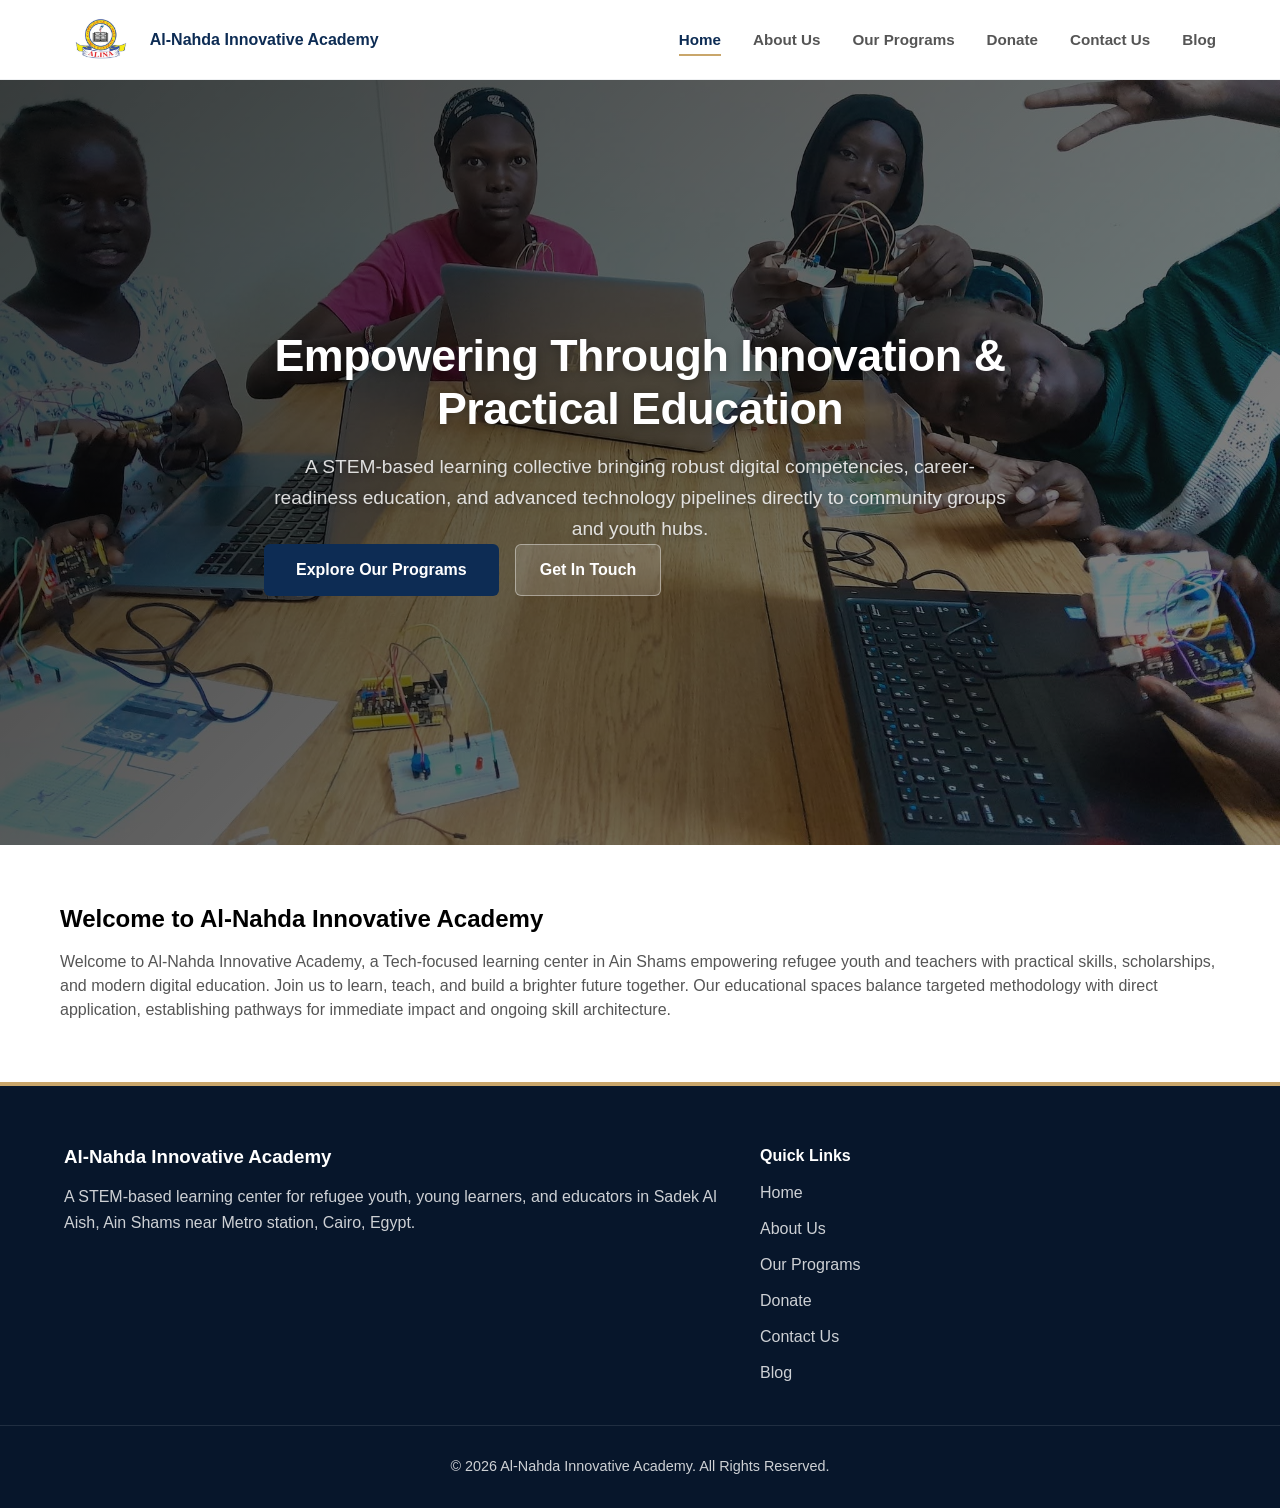
<file: index.html>
<!DOCTYPE html>
<html lang="en">
<head>
    <meta charset="UTF-8">
    <meta name="viewport" content="width=device-width, initial-scale=1.0">
    <title>Home | Al-Nahda Innovative Academy</title>
    <link rel="stylesheet" href="assets/css/styles.css">
    <style>
        /* --- Logo Styling --- */
        .logo-cluster a {
            display: flex;
            align-items: center;
            gap: 12px;
            text-decoration: none;
            font-weight: 700;
            color: var(--primary-deep-blue, #0d2c54);
        }
        .site-logo {
            height: 45px;
            width: auto;
            object-fit: contain;
        }

        /* --- Hero Slider Framework --- */
        .ui-hero-panel {
            position: relative;
            overflow: hidden;
            background: #000;
            min-height: 85vh;
            display: flex;
            align-items: center;
            color: #ffffff;
        }

        /* Slider Wrapper */
        .hero-slider-wrapper {
            position: absolute;
            top: 0;
            left: 0;
            width: 100%;
            height: 100%;
            z-index: 1;
        }

        /* Individual Slides */
        .hero-slide {
            position: absolute;
            top: 0;
            left: 0;
            width: 100%;
            height: 100%;
            background-size: cover;
            background-position: center;
            background-repeat: no-repeat;
            opacity: 0;
            transition: opacity 1.2s ease-in-out; /* Smooth cross-fade transition */
        }

        .hero-slide.active {
            opacity: 1;
        }

        /* Dark High-Contrast Overlay to guarantee readability of white text */
        .hero-slider-wrapper::after {
            content: '';
            position: absolute;
            top: 0;
            left: 0;
            width: 100%;
            height: 100%;
            background: linear-gradient(135deg, rgba(0, 0, 0, 0.75) 0%, rgba(0, 0, 0, 0.4) 100%);
            z-index: 2;
        }

        /* Push hero content above the slider background layers */
        .ui-hero-panel .container {
            position: relative;
            z-index: 3;
            max-width: 800px;
        }

        .hero-headline {
            color: #ffffff !important;
            font-size: 3rem;
            font-weight: 800;
            margin-bottom: 20px;
            text-shadow: 0 2px 10px rgba(0,0,0,0.3);
        }

        .hero-subtext {
            color: #f0f0f0 !important;
            font-size: 1.25rem;
            line-height: 1.6;
            margin-bottom: 35px;
            text-shadow: 0 2px 8px rgba(0,0,0,0.4);
        }
    </style>
</head>
<body>

    <header class="site-header" id="siteHeader">
        <div class="container navbar">
            <div class="logo-cluster">
                <a href="index.html">
                    <img src="assets/images/logo.png" alt="Al-Nahda Academy Logo" class="site-logo">
                    <span>Al-Nahda Innovative Academy</span>
                </a>
            </div>
            <nav>
                <ul class="nav-menu" id="navMenu">
                    <li><a href="index.html" class="nav-link active-page">Home</a></li>
                    <li><a href="about.html" class="nav-link">About Us</a></li>
                    <li><a href="programs.html" class="nav-link">Our Programs</a></li>
                    <li><a href="donate.html" class="nav-link">Donate</a></li>
                    <li><a href="contact.html" class="nav-link">Contact Us</a></li>
                    <li><a href="blog.html" class="nav-link">Blog</a></li>
                </ul>
            </nav>
            <div class="menu-drawer-toggle" onclick="toggleMenu()">
                <span></span><span></span><span></span>
            </div>
        </div>
    </header>

    <main>
        <!-- Hero Section with expanded 10-Photo Background Slider -->
        <section class="ui-hero-panel">
            <div class="hero-slider-wrapper">
                <div class="hero-slide active" style="background-image: url('assets/images/hero-slide-1.jpg');"></div>
                <div class="hero-slide" style="background-image: url('assets/images/hero-slide-2.jpg');"></div>
                <div class="hero-slide" style="background-image: url('assets/images/hero-slide-3.jpg');"></div>
                <div class="hero-slide" style="background-image: url('assets/images/hero-slide-4.jpg');"></div>
                <div class="hero-slide" style="background-image: url('assets/images/hero-slide-5.jpg');"></div>
                <div class="hero-slide" style="background-image: url('assets/images/hero-slide-6.jpg');"></div>
                <div class="hero-slide" style="background-image: url('assets/images/hero-slide-7.jpg');"></div>
                <div class="hero-slide" style="background-image: url('assets/images/hero-slide-8.jpg');"></div>
                <div class="hero-slide" style="background-image: url('assets/images/hero-slide-9.jpg');"></div>
                <div class="hero-slide" style="background-image: url('assets/images/hero-slide-10.jpg');"></div>
            </div>

            <div class="container">
                <h1 class="hero-headline">Empowering Through Innovation & Practical Education</h1>
                <p class="hero-subtext">A STEM-based learning collective bringing robust digital competencies, career-readiness education, and advanced technology pipelines directly to community groups and youth hubs.</p>
                <div style="display: flex; gap: 16px; flex-wrap: wrap;">
                    <a href="programs.html" class="action-btn action-btn-primary">Explore Our Programs</a>
                    <a href="contact.html" class="action-btn" style="background: rgba(255,255,255,0.15); color: #fff; border: 1px solid rgba(255,255,255,0.4); text-decoration: none; padding: 12px 24px; border-radius: 6px; font-weight: 600; transition: 0.3s;">Get In Touch</a>
                </div>
            </div>
        </section>

        <section class="container" style="padding: 60px 20px;">
            <h2>Welcome to Al-Nahda Innovative Academy</h2>
            <p>Welcome to Al‑Nahda Innovative Academy, a Tech‑focused learning center in Ain Shams empowering refugee youth and teachers with practical skills, scholarships, and modern digital education.
Join us to learn, teach, and build a brighter future together. Our educational spaces balance targeted methodology with direct application, establishing pathways for immediate impact and ongoing skill architecture.</p>
        </section>
    </main>

    <footer class="site-footer">
        <div class="container footer-matrix">
            <div class="footer-brand">
                <h3>Al-Nahda Innovative Academy</h3>
                <p>A STEM-based learning center for refugee youth, young learners, and educators in Sadek Al Aish, Ain Shams near Metro station, Cairo, Egypt.</p>
            </div>
            <div class="footer-nav">
                <h4>Quick Links</h4>
                <ul class="footer-nav-list">
                    <li><a href="index.html">Home</a></li>
                    <li><a href="about.html">About Us</a></li>
                    <li><a href="programs.html">Our Programs</a></li>
                    <li><a href="donate.html">Donate</a></li>
                    <li><a href="contact.html">Contact Us</a></li>
                    <li><a href="blog.html">Blog</a></li>
                </ul>
            </div>
        </div>
        <div class="footer-meta-bottom"><p>&copy; 2026 Al-Nahda Innovative Academy. All Rights Reserved.</p></div>
    </footer>

    <script>
        function toggleMenu() { document.getElementById('navMenu').classList.toggle('active'); }
        
        window.addEventListener('scroll', function() {
            const header = document.getElementById('siteHeader');
            if (window.scrollY > 20) { header.classList.add('scrolled'); } 
            else { header.classList.remove('scrolled'); }
        });

        // Dynamic 10-Image Cross-Fade Slideshow Engine
        const slides = document.querySelectorAll('.hero-slide');
        let currentSlideIndex = 0;
        const slideIntervalTime = 5000; // Rotates every 5 seconds

        function advanceHeroSlider() {
            slides[currentSlideIndex].classList.remove('active');
            currentSlideIndex = (currentSlideIndex + 1) % slides.length; // Dynamically wraps at 10 items
            slides[currentSlideIndex].classList.add('active');
        }

        setInterval(advanceHeroSlider, slideIntervalTime);
    </script>
</body>
</html>
</file>
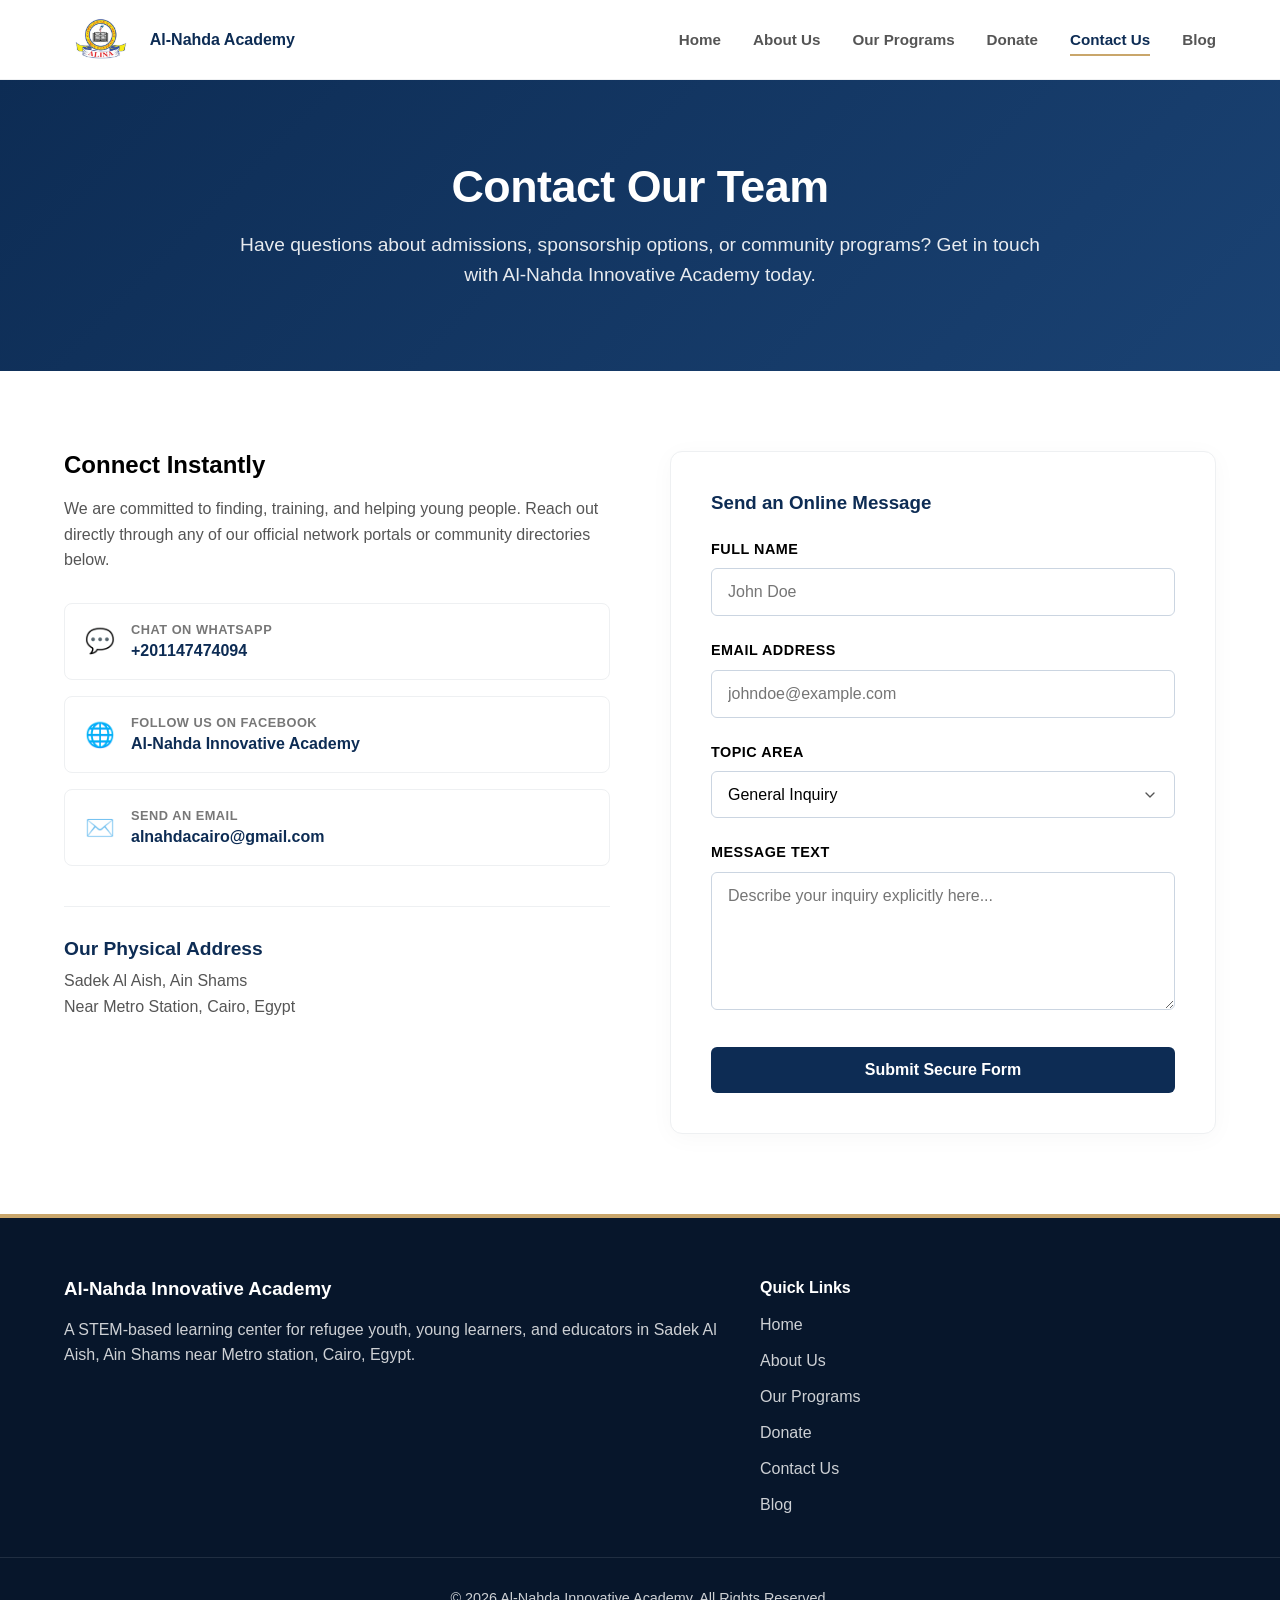
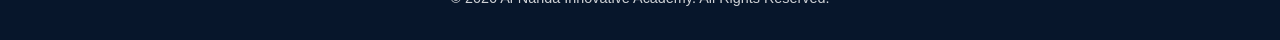
<file: contact.html>
<!DOCTYPE html>
<html lang="en">
<head>
    <meta charset="UTF-8">
    <meta name="viewport" content="width=device-width, initial-scale=1.0">
    <title>Contact Us | Al-Nahda Innovative Academy</title>
    <link rel="stylesheet" href="assets/css/styles.css">
    <style>
        /* --- Inline Logo Alignment Fix --- */
        .logo-cluster a {
            display: flex;
            align-items: center;
            gap: 12px;
            text-decoration: none;
            font-weight: 700;
            color: var(--primary-deep-blue, #0d2c54);
        }
        .site-logo {
            height: 45px;
            width: auto;
            object-fit: contain;
        }

        /* --- Social & Direct Communication Grid Elements --- */
        .communication-channels {
            margin-top: 30px;
            display: flex;
            flex-direction: column;
            gap: 16px;
        }
        .channel-link-card {
            display: flex;
            align-items: center;
            gap: 16px;
            padding: 16px 20px;
            background: var(--white, #ffffff);
            border: 1px solid var(--border-light, #eef0f2);
            border-radius: 8px;
            font-weight: 600;
            color: var(--primary-deep-blue, #0d2c54);
            transition: all var(--transition-fast, 0.2s ease);
        }
        .channel-link-card:hover {
            border-color: var(--secondary-gold, #c9a66b);
            background-color: var(--bg-light-gray, #f8f9fa);
            transform: translateX(4px);
        }
        .channel-icon {
            font-size: 1.5rem;
        }
    </style>
</head>
<body>

    <header class="site-header" id="siteHeader">
        <div class="container navbar">
            <div class="logo-cluster">
                <a href="index.html">
                    <img src="assets/images/logo.png" alt="Al-Nahda Academy Logo" class="site-logo">
                    <span>Al-Nahda Academy</span>
                </a>
            </div>
            <nav>
                <ul class="nav-menu" id="navMenu">
                    <li><a href="index.html" class="nav-link">Home</a></li>
                    <li><a href="about.html" class="nav-link">About Us</a></li>
                    <li><a href="programs.html" class="nav-link">Our Programs</a></li>
                    <li><a href="donate.html" class="nav-link">Donate</a></li>
                    <li><a href="contact.html" class="nav-link active-page">Contact Us</a></li>
                    <li><a href="blog.html" class="nav-link">Blog</a></li>
                </ul>
            </nav>
            <div class="menu-drawer-toggle" onclick="toggleMenu()">
                <span></span><span></span><span></span>
            </div>
        </div>
    </header>

    <main>
        <section class="ui-hero-panel">
            <div class="container">
                <h1>Contact Our Team</h1>
                <p>Have questions about admissions, sponsorship options, or community programs? Get in touch with Al-Nahda Innovative Academy today.</p>
            </div>
        </section>

        <section class="container layout-grid-2">
            
            <div class="info-presentation-column">
                <h2>Connect Instantly</h2>
                <p style="margin-bottom: 24px; line-height: 1.6; color: var(--text-dark-gray, #555555);">We are committed to finding, training, and helping young people. Reach out directly through any of our official network portals or community directories below.</p>
                
                <div class="communication-channels">
                    <a href="+201147474094" target="_blank" rel="noopener noreferrer" class="channel-link-card">
                        <span class="channel-icon">💬</span>
                        <div>
                            <div style="font-size: 0.8rem; text-transform: uppercase; color: #777777; letter-spacing: 0.5px;">Chat on WhatsApp</div>
                            <span>+201147474094</span>
                        </div>
                    </a>

                    <a href="https://www.facebook.com/profile.php?id=100092518419756" target="_blank" rel="noopener noreferrer" class="channel-link-card">
                        <span class="channel-icon">🌐</span>
                        <div>
                            <div style="font-size: 0.8rem; text-transform: uppercase; color: #777777; letter-spacing: 0.5px;">Follow us on Facebook</div>
                            <span>Al-Nahda Innovative Academy</span>
                        </div>
                    </a>

                    <a href="mailto:your-real-alnahdacairo@gmail.com" class="channel-link-card">
                        <span class="channel-icon">✉️</span>
                        <div>
                            <div style="font-size: 0.8rem; text-transform: uppercase; color: #777777; letter-spacing: 0.5px;">Send an Email</div>
                            <span>alnahdacairo@gmail.com</span>
                        </div>
                    </a>
                </div>

                <div style="margin-top: 40px; border-top: 1px solid var(--border-light, #eef0f2); padding-top: 30px;">
                    <h3 style="color: var(--primary-deep-blue, #0d2c54); font-size: 1.2rem; margin-bottom: 8px;">Our Physical Address</h3>
                    <p style="line-height: 1.6; color: var(--text-dark-gray, #555555);">Sadek Al Aish, Ain Shams<br>Near Metro Station, Cairo, Egypt</p>
                </div>
            </div>

            <div class="ui-form-node">
                <h3 style="margin-bottom: 24px; color: var(--primary-deep-blue, #0d2c54);">Send an Online Message</h3>
                
                <form name="contact" method="POST" data-netlify="true" data-netlify-honeypot="bot-field">
                    <input type="hidden" name="form-name" value="contact" />
                    <p style="display:none;">
                        <label>Don't fill this out if you're human: <input name="bot-field" /></label>
                    </p>

                    <div class="ui-field-group">
                        <label for="userName">Full Name</label>
                        <input type="text" id="userName" name="name" required class="ui-input-element" placeholder="John Doe">
                    </div>

                    <div class="ui-field-group">
                        <label for="userEmail">Email Address</label>
                        <input type="email" id="userEmail" name="email" required class="ui-input-element" placeholder="johndoe@example.com">
                    </div>

                    <div class="ui-field-group">
                        <label for="messageSubject">Topic Area</label>
                        <select id="messageSubject" name="subject" class="ui-input-element">
                            <option value="General Inquiry">General Inquiry</option>
                            <option value="Digital Literacy Program">Digital Literacy Program</option>
                            <option value="English Literacy">English Literacy</option>
                            <option value="Scholarship Inquiries">Scholarship Inquiries</option>
                            <option value="Teachers Training">Teachers Training</option>
                            <option value="Volunteering">Volunteering</option>
                            <option value="Donations">Donations</option>
                            <option value="Partnerships">Partnerships</option>
                        </select>
                    </div>

                    <div class="ui-field-group" style="margin-bottom: 30px;">
                        <label for="userMessage">Message Text</label>
                        <textarea id="userMessage" name="message" required class="ui-input-element" rows="6" placeholder="Describe your inquiry explicitly here..." style="resize: vertical; font-family: inherit;"></textarea>
                    </div>

                    <button type="submit" class="action-btn action-btn-primary" style="width: 100%;">
                        Submit Secure Form
                    </button>
                </form>
            </div>

        </section>
    </main>

    <footer class="site-footer">
        <div class="container footer-matrix">
            <div class="footer-brand">
                <h3>Al-Nahda Innovative Academy</h3>
                <p>A STEM-based learning center for refugee youth, young learners, and educators in Sadek Al Aish, Ain Shams near Metro station, Cairo, Egypt.</p>
            </div>
            <div class="footer-nav">
                <h4>Quick Links</h4>
                <ul class="footer-nav-list">
                    <li><a href="index.html">Home</a></li>
                    <li><a href="about.html">About Us</a></li>
                    <li><a href="programs.html">Our Programs</a></li>
                    <li><a href="donate.html">Donate</a></li>
                    <li><a href="contact.html">Contact Us</a></li>
                    <li><a href="blog.html">Blog</a></li>
                </ul>
            </div>
        </div>
        <div class="footer-meta-bottom"><p>&copy; 2026 Al-Nahda Innovative Academy. All Rights Reserved.</p></div>
    </footer>

    <script>
        function toggleMenu() { 
            document.getElementById('navMenu').classList.toggle('active'); 
        }

        window.addEventListener('scroll', function() {
            const header = document.getElementById('siteHeader');
            if (window.scrollY > 20) { header.classList.add('scrolled'); } 
            else { header.classList.remove('scrolled'); }
        });
    </script>
</body>
</html>
</file>
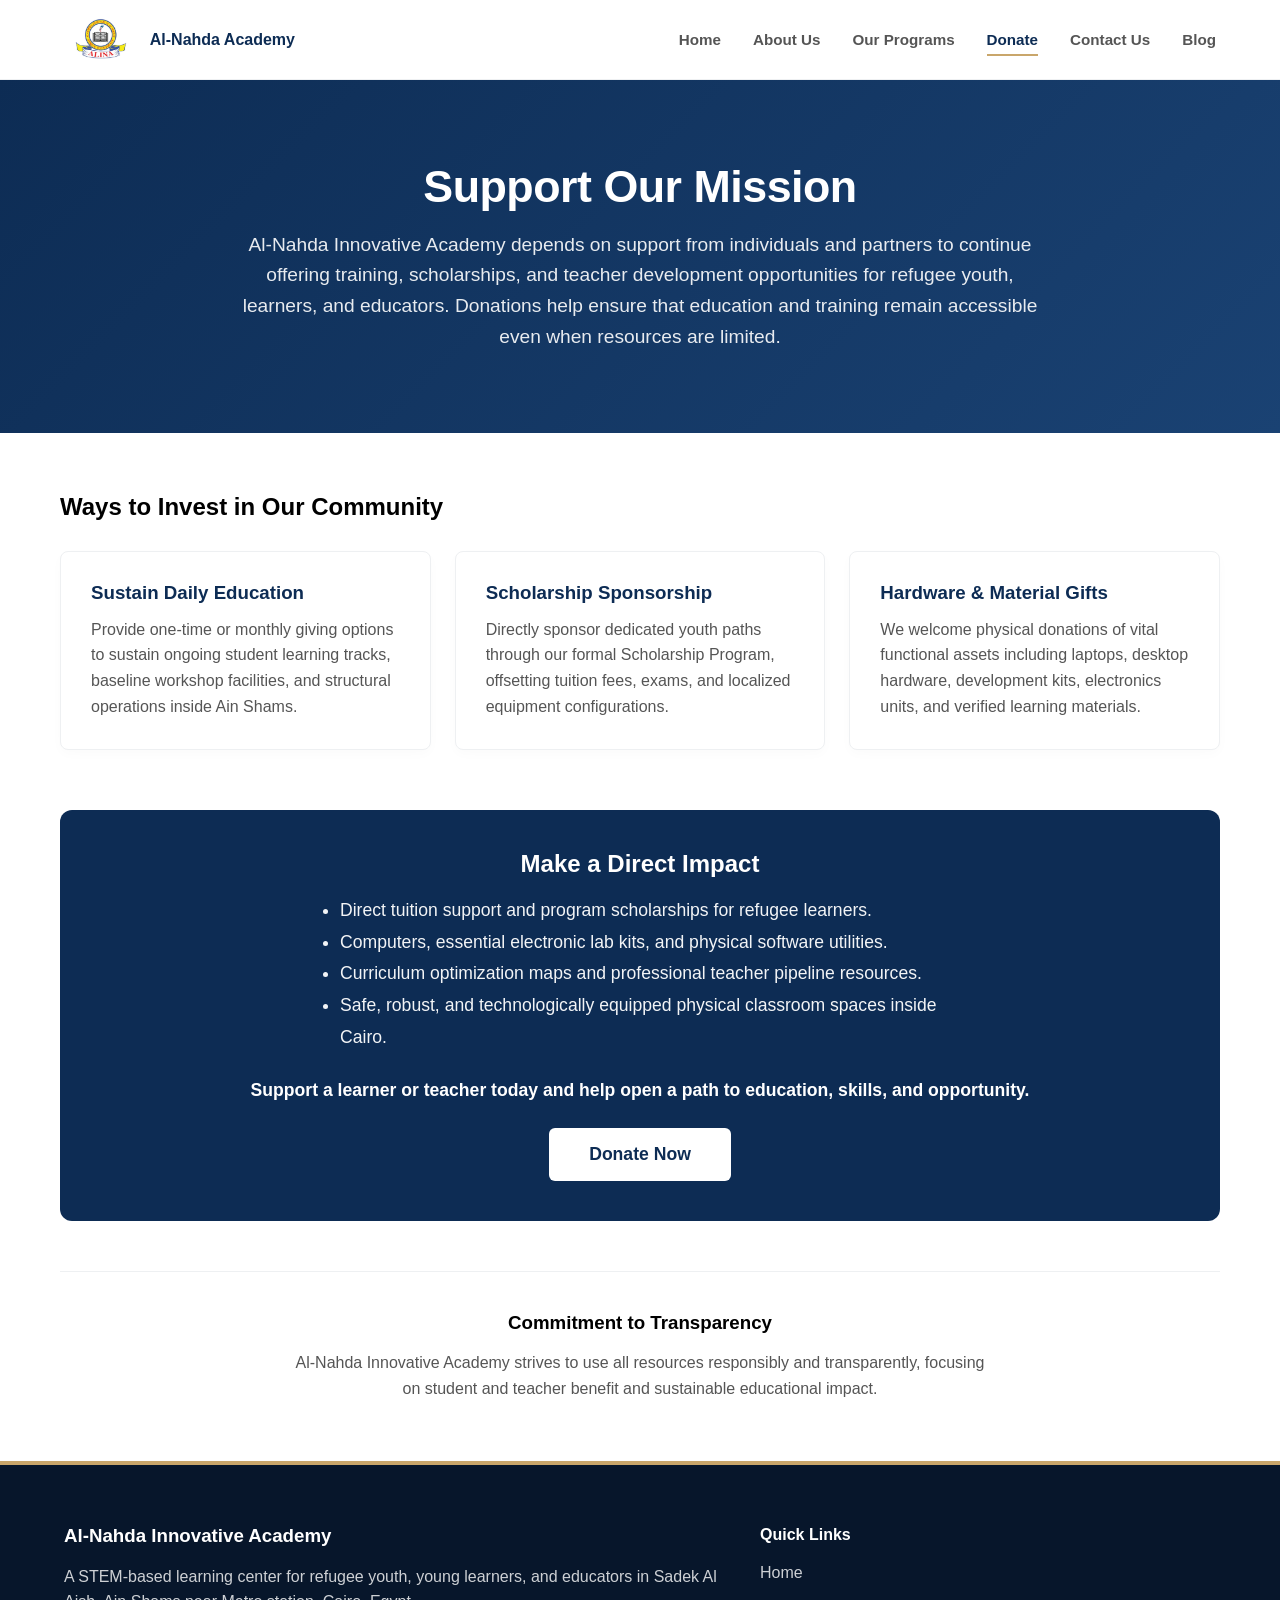
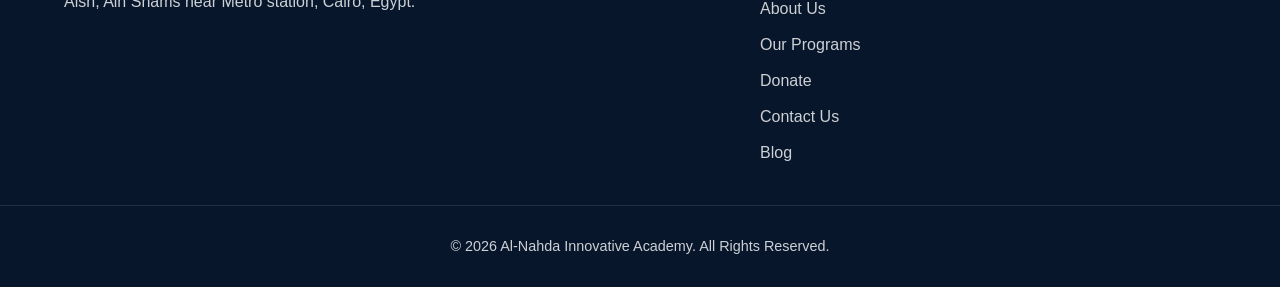
<file: donate.html>
<!DOCTYPE html>
<html lang="en">
<head>
    <meta charset="UTF-8">
    <meta name="viewport" content="width=device-width, initial-scale=1.0">
    <title>Donate | Al-Nahda Innovative Academy</title>
    <link rel="stylesheet" href="assets/css/styles.css">
    <style>
        /* --- Logo Styling --- */
        .logo-cluster a {
            display: flex;
            align-items: center;
            gap: 12px;
            text-decoration: none;
            font-weight: 700;
            color: var(--primary-deep-blue, #0d2c54);
        }
        .site-logo {
            height: 45px;
            width: auto;
            object-fit: contain;
        }

        .grid-cards {
            display: grid;
            grid-template-columns: repeat(auto-fit, minmax(280px, 1fr));
            gap: 24px;
            margin-top: 30px;
        }
        .support-card {
            background: #ffffff;
            border: 1px solid #eef0f2;
            padding: 30px;
            border-radius: 8px;
            box-shadow: 0 4px 12px rgba(0,0,0,0.02);
        }
        .support-card h3 {
            color: var(--primary-deep-blue, #0d2c54);
            margin-bottom: 12px;
        }
    </style>
</head>
<body>

    <header class="site-header" id="siteHeader">
        <div class="container navbar">
            <div class="logo-cluster">
                <a href="index.html">
                    <img src="assets/images/logo.png" alt="Al-Nahda Academy Logo" class="site-logo">
                    <span>Al-Nahda Academy</span>
                </a>
            </div>
            <nav>
                <ul class="nav-menu" id="navMenu">
                    <li><a href="index.html" class="nav-link">Home</a></li>
                    <li><a href="about.html" class="nav-link">About Us</a></li>
                    <li><a href="programs.html" class="nav-link">Our Programs</a></li>
                    <li><a href="donate.html" class="nav-link active-page">Donate</a></li>
                    <li><a href="contact.html" class="nav-link">Contact Us</a></li>
                    <li><a href="blog.html" class="nav-link">Blog</a></li>
                </ul>
            </nav>
            <div class="menu-drawer-toggle" onclick="toggleMenu()">
                <span></span><span></span><span></span>
            </div>
        </div>
    </header>

    <main>
        <section class="ui-hero-panel">
            <div class="container">
                <h1>Support Our Mission</h1>
                <p>Al-Nahda Innovative Academy depends on support from individuals and partners to continue offering training, scholarships, and teacher development opportunities for refugee youth, learners, and educators. Donations help ensure that education and training remain accessible even when resources are limited.</p>
            </div>
        </section>

        <section class="container" style="padding: 60px 20px;">
            <h2>Ways to Invest in Our Community</h2>
            <div class="grid-cards">
                <div class="support-card">
                    <h3>Sustain Daily Education</h3>
                    <p style="color: var(--text-dark-gray, #555555); line-height: 1.6;">Provide one-time or monthly giving options to sustain ongoing student learning tracks, baseline workshop facilities, and structural operations inside Ain Shams.</p>
                </div>
                <div class="support-card">
                    <h3>Scholarship Sponsorship</h3>
                    <p style="color: var(--text-dark-gray, #555555); line-height: 1.6;">Directly sponsor dedicated youth paths through our formal Scholarship Program, offsetting tuition fees, exams, and localized equipment configurations.</p>
                </div>
                <div class="support-card">
                    <h3>Hardware & Material Gifts</h3>
                    <p style="color: var(--text-dark-gray, #555555); line-height: 1.6;">We welcome physical donations of vital functional assets including laptops, desktop hardware, development kits, electronics units, and verified learning materials.</p>
                </div>
            </div>

            <div style="margin-top: 60px; background: #0d2c54; color: #ffffff; padding: 40px; border-radius: 12px; text-align: center;">
                <h2 style="color: #ffffff; margin-bottom: 16px;">Make a Direct Impact</h2>
                <ul style="line-height: 1.8; margin: 0 auto 24px; max-width: 600px; text-align: left; font-size: 1.1rem; opacity: 0.95;">
                    <li>Direct tuition support and program scholarships for refugee learners.</li>
                    <li>Computers, essential electronic lab kits, and physical software utilities.</li>
                    <li>Curriculum optimization maps and professional teacher pipeline resources.</li>
                    <li>Safe, robust, and technologically equipped physical classroom spaces inside Cairo.</li>
                </ul>
                <p style="margin-bottom: 24px; font-weight: 700; font-size: 1.1rem;">Support a learner or teacher today and help open a path to education, skills, and opportunity.</p>
                
                <button class="action-btn" id="openDonateModal" style="background: #ffffff; color: #0d2c54; padding: 16px 40px; border-radius: 6px; font-weight: bold; font-size: 1.1rem; border: none; cursor: pointer;">
                    Donate Now
                </button>
            </div>

            <div style="margin-top: 50px; text-align: center; border-top: 1px solid #eef0f2; padding-top: 40px;">
                <h3>Commitment to Transparency</h3>
                <p style="max-width: 700px; margin: 0 auto; color: var(--text-dark-gray, #555555); line-height: 1.6;">Al-Nahda Innovative Academy strives to use all resources responsibly and transparently, focusing on student and teacher benefit and sustainable educational impact.</p>
            </div>
        </section>
    </main>

    <div class="modal-overlay" id="donateModalOverlay">
        <div class="modal-card">
            <button class="modal-close-btn" id="closeDonateModal">&times;</button>
            
            <div id="modalStepChoice">
                <h3 class="modal-title">Select Payment Method</h3>
                <p class="modal-subtitle">Choose how you would like to complete your donation.</p>
                
                <div class="method-grid">
                    <button class="method-option-card" id="selectCardOption">
                        <span class="method-icon">💳</span>
                        <strong>M-Pesa / Visa Card</strong>
                        <span style="font-size: 0.85rem; color: #555555; margin-top: 4px;">Pay securely via Card Gateway</span>
                    </button>
                    
                    <a href="https://www.gofundme.com/f/tech-education-for-refugee-kids-in-egypt" target="_blank" rel="noopener noreferrer" class="method-option-card" style="text-decoration: none; color: inherit;">
                        <span class="method-icon">🌱</span>
                        <strong>GoFundMe Page</strong>
                        <span style="font-size: 0.85rem; color: #555555; margin-top: 4px;">Tech Education for Refugee Kids</span>
                    </a>
                </div>
            </div>

            <div id="modalStepCardForm" style="display: none;">
                <h3 class="modal-title">Credit / Debit Card Payment</h3>
                <p class="modal-subtitle">Enter your details safely. Your transaction is securely encrypted.</p>
                
                <form id="visaPaymentForm">
                    <div class="form-row-split">
                        <div class="ui-field-group" style="flex: 2;">
                            <label for="cardholderName">Cardholder Name</label>
                            <input type="text" id="cardholderName" required class="ui-input-element" placeholder="John Doe">
                        </div>
                        <div class="ui-field-group" style="flex: 1;">
                            <label for="donateAmount">Amount (USD)</label>
                            <input type="number" id="donateAmount" required class="ui-input-element" placeholder="25" min="5">
                        </div>
                    </div>
                    
                    <div class="ui-field-group">
                        <label for="cardNumber">Card Number</label>
                        <input type="text" id="cardNumber" required class="ui-input-element" placeholder="•••• •••• •••• ••••" maxlength="19">
                    </div>
                    
                    <div class="form-row-split">
                        <div class="ui-field-group">
                            <label for="cardExpiry">Expiration Date</label>
                            <input type="text" id="cardExpiry" required class="ui-input-element" placeholder="MM/YY" maxlength="5">
                        </div>
                        <div class="ui-field-group">
                            <label for="cardCvc">CVC</label>
                            <input type="password" id="cardCvc" required class="ui-input-element" placeholder="•••" maxlength="4">
                        </div>
                    </div>
                    
                    <div style="display: flex; gap: 12px; margin-top: 10px;">
                        <button type="button" class="action-btn" id="backToMethods" style="background: #e2e8f0; color: #0f172a; flex: 1;">Back</button>
                        <button type="submit" class="action-btn action-btn-primary" style="flex: 2;">Submit Payment</button>
                    </div>
                </form>
            </div>
        </div>
    </div>

    <footer class="site-footer">
        <div class="container footer-matrix">
            <div class="footer-brand">
                <h3>Al-Nahda Innovative Academy</h3>
                <p>A STEM-based learning center for refugee youth, young learners, and educators in Sadek Al Aish, Ain Shams near Metro station, Cairo, Egypt.</p>
            </div>
            <div class="footer-nav">
                <h4>Quick Links</h4>
                <ul class="footer-nav-list">
                    <li><a href="index.html">Home</a></li>
                    <li><a href="about.html">About Us</a></li>
                    <li><a href="programs.html">Our Programs</a></li>
                    <li><a href="donate.html">Donate</a></li>
                    <li><a href="contact.html">Contact Us</a></li>
                    <li><a href="blog.html">Blog</a></li>
                </ul>
            </div>
        </div>
        <div class="footer-meta-bottom"><p>&copy; 2026 Al-Nahda Innovative Academy. All Rights Reserved.</p></div>
    </footer>

    <script>
        // Responsive Navigation Menu Mechanics
        function toggleMenu() { 
            document.getElementById('navMenu').classList.toggle('active'); 
        }
        
        window.addEventListener('scroll', function() {
            const header = document.getElementById('siteHeader');
            if (window.scrollY > 20) { header.classList.add('scrolled'); } 
            else { header.classList.remove('scrolled'); }
        });

        // Dynamic Payment Dialog Elements
        const overlay = document.getElementById('donateModalOverlay');
        const btnOpen = document.getElementById('openDonateModal');
        const btnClose = document.getElementById('closeDonateModal');
        const btnSelectCard = document.getElementById('selectCardOption');
        const btnBack = document.getElementById('backToMethods');
        
        const viewMethods = document.getElementById('modalStepChoice');
        const viewCardForm = document.getElementById('modalStepCardForm');
        const paymentForm = document.getElementById('visaPaymentForm');

        // Modal Presentation Triggers
        btnOpen.addEventListener('click', () => {
            overlay.classList.add('is-visible');
        });

        const closeModal = () => {
            overlay.classList.remove('is-visible');
            setTimeout(() => {
                viewMethods.style.display = 'block';
                viewCardForm.style.display = 'none';
                paymentForm.reset();
            }, 300);
        };

        btnClose.addEventListener('click', closeModal);
        overlay.addEventListener('click', (e) => { if(e.target === overlay) closeModal(); });

        // Step Routing Interactions
        btnSelectCard.addEventListener('click', () => {
            viewMethods.style.display = 'none';
            viewCardForm.style.display = 'block';
        });

        btnBack.addEventListener('click', () => {
            viewCardForm.style.display = 'none';
            viewMethods.style.display = 'block';
        });

        // Automatic Space Formatting Engine for Donor Card field
        document.getElementById('cardNumber').addEventListener('input', function (e) {
            let v = e.target.value.replace(/\s+/g, '').replace(/[^0-9]/gi, '');
            let matches = v.match(/\d{4,16}/g);
            let match = matches && matches[0] || '';
            let parts = [];
            for (let i=0, len=match.length; i<len; i+=4) { parts.push(match.substring(i, i+4)); }
            e.target.value = parts.length > 0 ? parts.join(' ') : v;
        });

        // Safe Transaction Submit Simulation
        paymentForm.addEventListener('submit', function(e) {
            e.preventDefault();
            const submitBtn = this.querySelector('button[type="submit"]');
            submitBtn.disabled = true;
            submitBtn.innerText = 'Processing Securely...';

            setTimeout(() => {
                viewCardForm.innerHTML = `
                    <div style="text-align: center; padding: 20px 0;">
                        <div style="font-size: 3.5rem; margin-bottom: 16px;">✨</div>
                        <h3 style="color: #0d2c54; margin-bottom: 8px;">Thank You So Much!</h3>
                        <p style="color: #555555; line-height: 1.6;">Your support matters immensely. A secure transaction validation step has been submitted to the encryption system hub.</p>
                    </div>
                `;
            }, 1500);
        });
    </script>
</body>
</html>
</file>
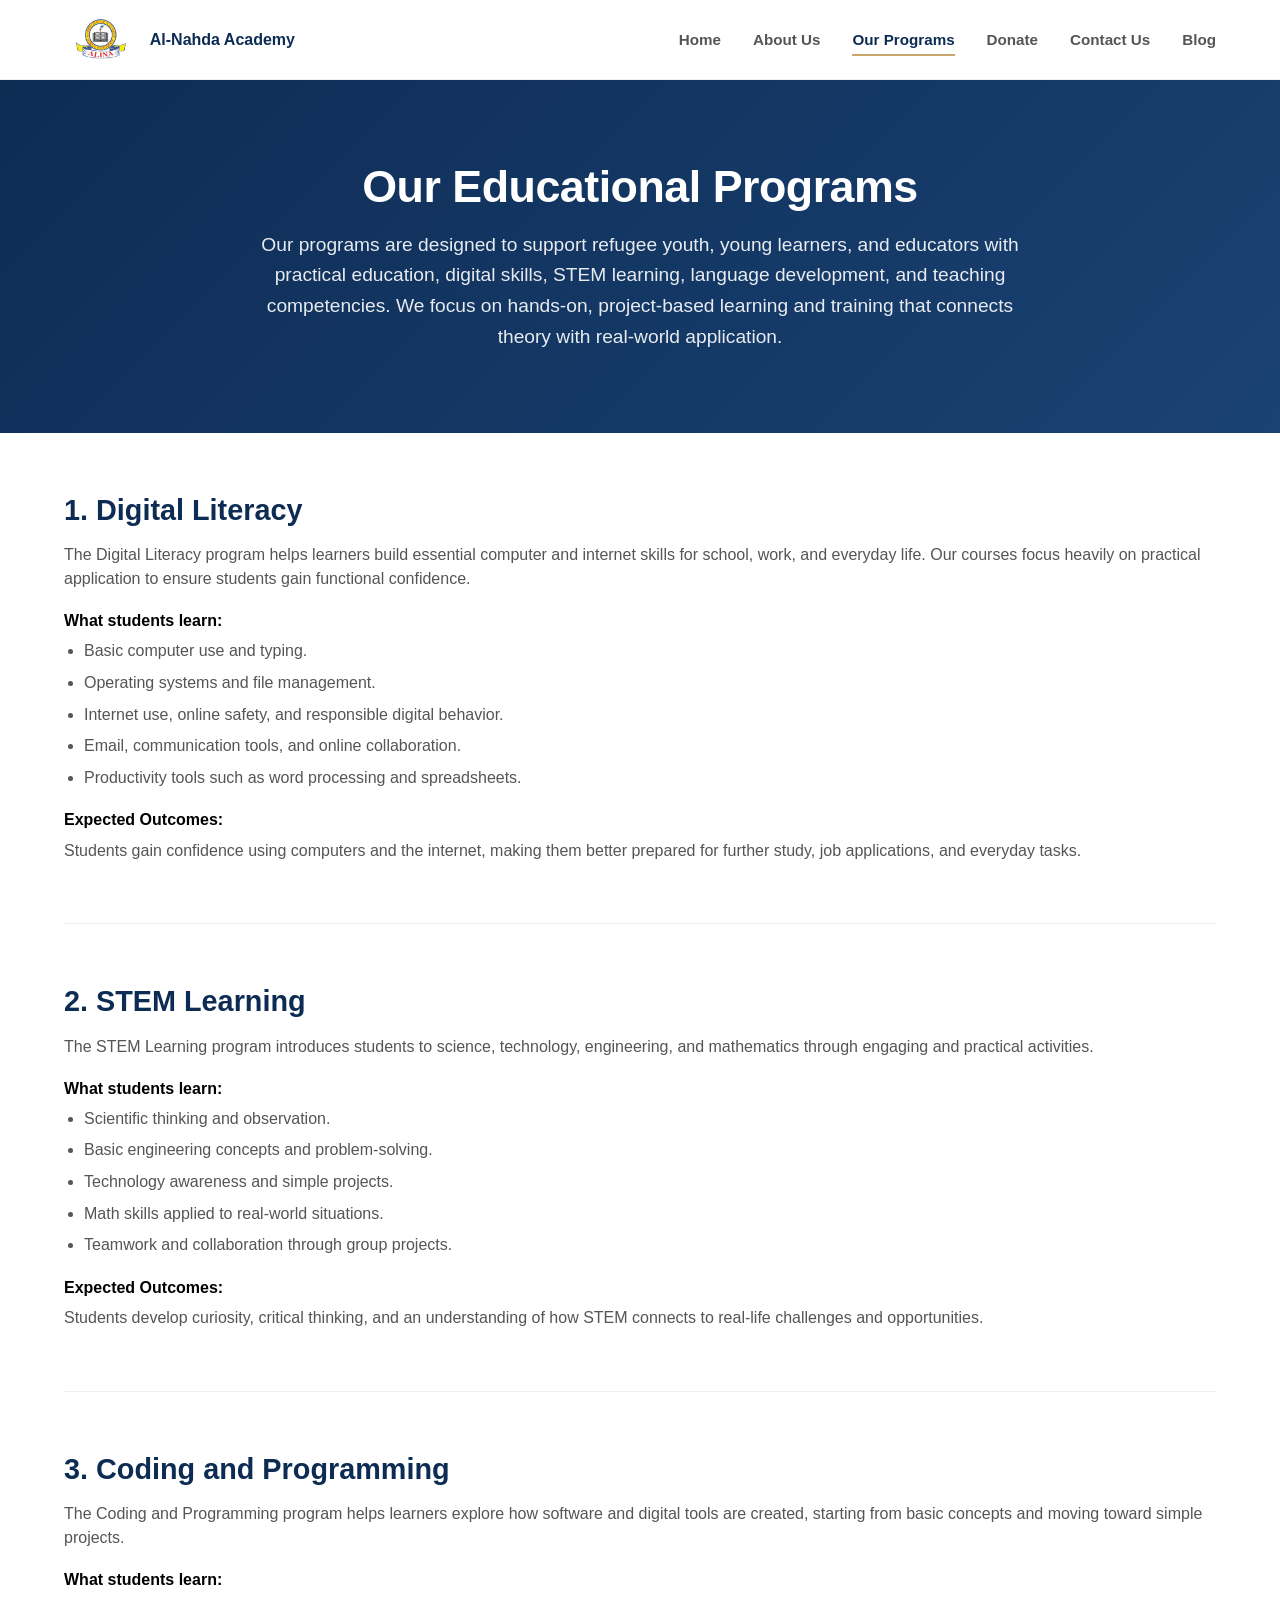
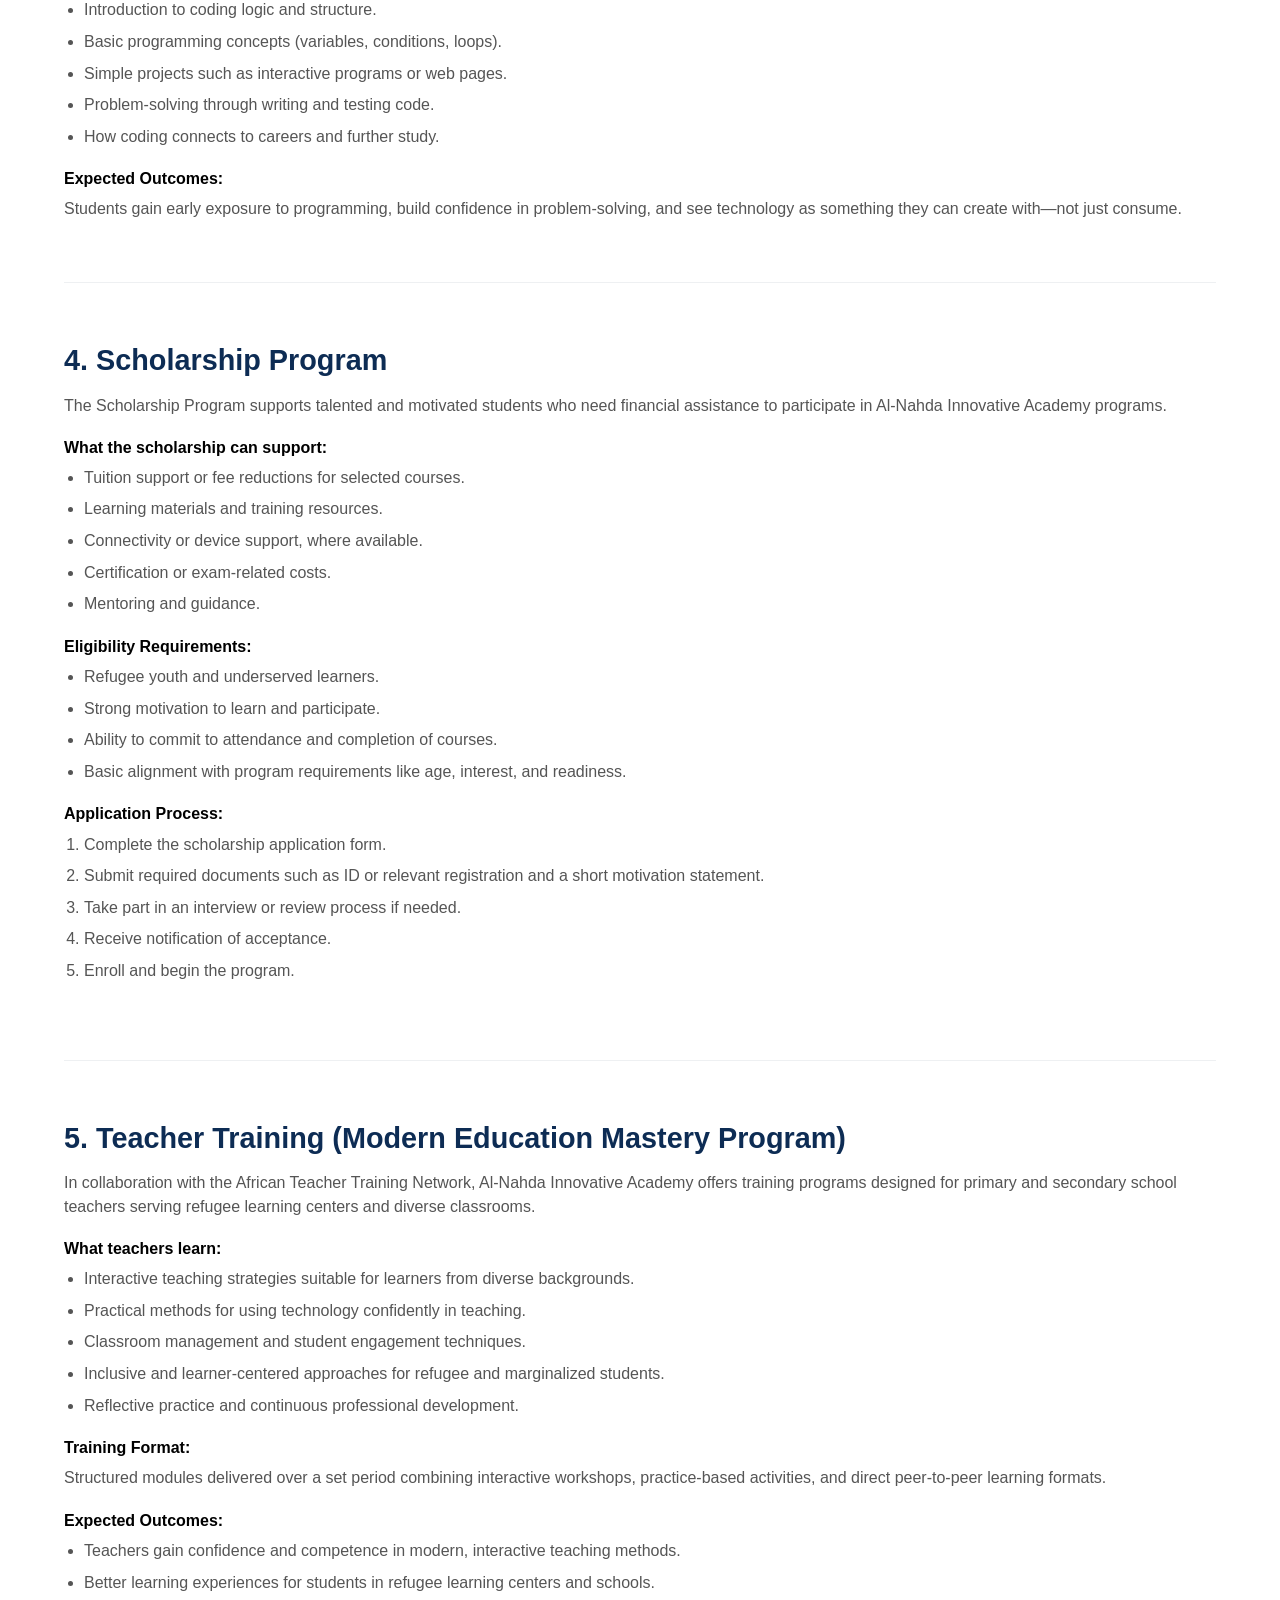
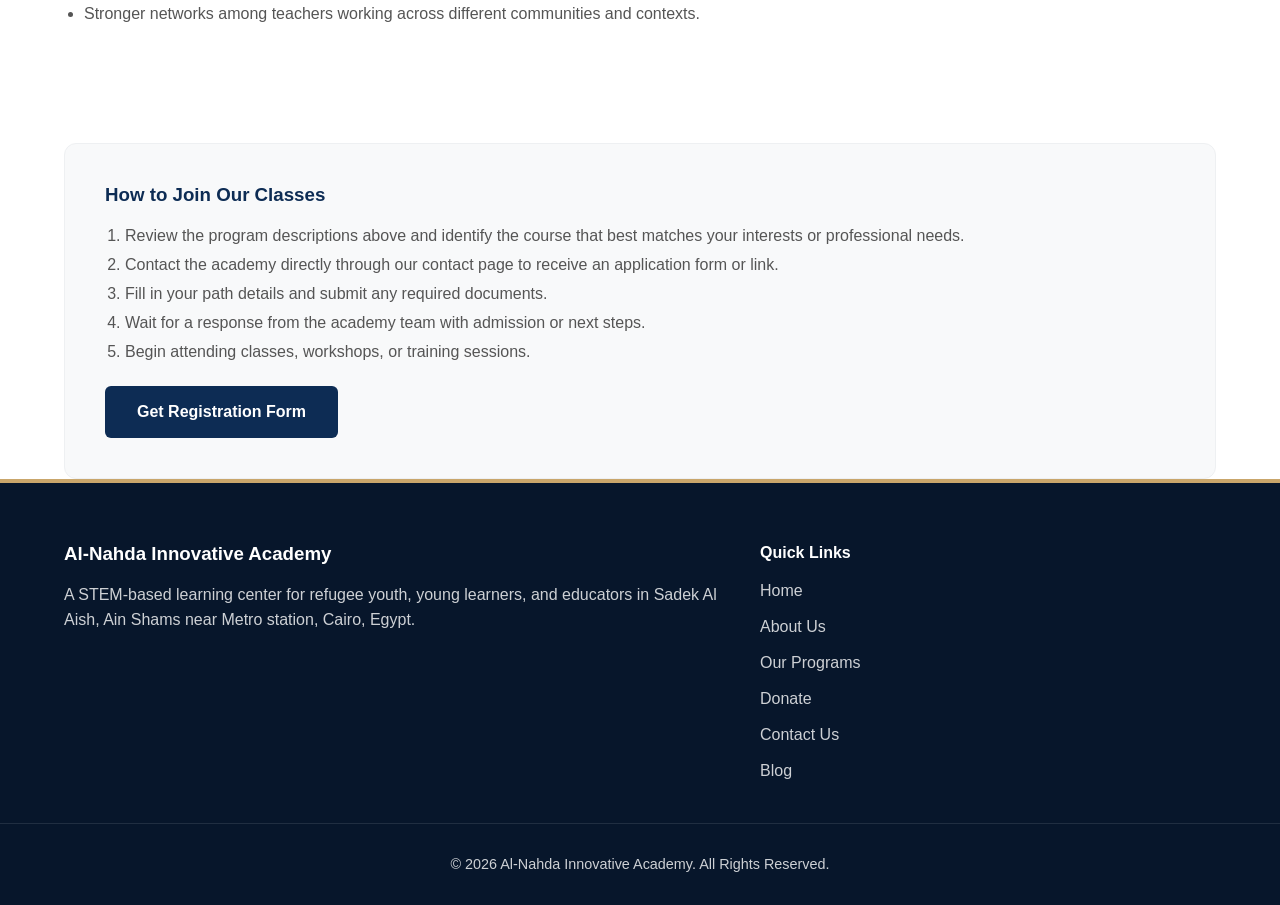
<file: programs.html>
<!DOCTYPE html>
<html lang="en">
<head>
    <meta charset="UTF-8">
    <meta name="viewport" content="width=device-width, initial-scale=1.0">
    <title>Our Programs | Al-Nahda Innovative Academy</title>
    <link rel="stylesheet" href="assets/css/styles.css">
    <style>
        /* --- Logo Styling --- */
        .logo-cluster a {
            display: flex;
            align-items: center;
            gap: 12px;
            text-decoration: none;
            font-weight: 700;
            color: var(--primary-deep-blue, #0d2c54);
        }
        .site-logo {
            height: 45px;
            width: auto;
            object-fit: contain;
        }

        /* --- Program Layout --- */
        .program-section {
            padding: 60px 0;
            border-bottom: 1px solid #eef0f2;
        }
        .program-section:last-of-type {
            border-bottom: none;
        }
        .program-title {
            color: var(--primary-deep-blue, #0d2c54);
            font-size: 1.8rem;
            margin-bottom: 16px;
        }
        .program-meta h4 {
            margin-top: 20px;
            margin-bottom: 8px;
            color: #000000;
        }
        .program-list {
            margin-left: 20px;
            margin-bottom: 16px;
            line-height: 1.6;
            color: var(--text-dark-gray, #555555);
        }
        .program-list li {
            margin-bottom: 6px;
        }
        .join-box {
            background: #f8f9fa;
            border-radius: 12px;
            padding: 40px;
            border: 1px solid #eef0f2;
            margin-top: 40px;
        }
    </style>
</head>
<body>

    <header class="site-header" id="siteHeader">
        <div class="container navbar">
            <div class="logo-cluster">
                <a href="index.html">
                    <img src="assets/images/logo.png" alt="Al-Nahda Academy Logo" class="site-logo">
                    <span>Al-Nahda Academy</span>
                </a>
            </div>
            <nav>
                <ul class="nav-menu" id="navMenu">
                    <li><a href="index.html" class="nav-link">Home</a></li>
                    <li><a href="about.html" class="nav-link">About Us</a></li>
                    <li><a href="programs.html" class="nav-link active-page">Our Programs</a></li>
                    <li><a href="donate.html" class="nav-link">Donate</a></li>
                    <li><a href="contact.html" class="nav-link">Contact Us</a></li>
                    <li><a href="blog.html" class="nav-link">Blog</a></li>
                </ul>
            </nav>
            <div class="menu-drawer-toggle" onclick="toggleMenu()">
                <span></span><span></span><span></span>
            </div>
        </div>
    </header>

    <main>
        <section class="ui-hero-panel">
            <div class="container">
                <h1>Our Educational Programs</h1>
                <p>Our programs are designed to support refugee youth, young learners, and educators with practical education, digital skills, STEM learning, language development, and teaching competencies. We focus on hands-on, project-based learning and training that connects theory with real-world application.</p>
            </div>
        </section>

        <div class="container">
            <!-- Program 1 -->
            <section class="program-section">
                <h2 class="program-title">1. Digital Literacy</h2>
                <p>The Digital Literacy program helps learners build essential computer and internet skills for school, work, and everyday life. Our courses focus heavily on practical application to ensure students gain functional confidence.</p>
                <div class="program-meta">
                    <h4>What students learn:</h4>
                    <ul class="program-list">
                        <li>Basic computer use and typing.</li>
                        <li>Operating systems and file management.</li>
                        <li>Internet use, online safety, and responsible digital behavior.</li>
                        <li>Email, communication tools, and online collaboration.</li>
                        <li>Productivity tools such as word processing and spreadsheets.</li>
                    </ul>
                    <h4>Expected Outcomes:</h4>
                    <p style="color: var(--text-dark-gray, #555555); line-height: 1.6;">Students gain confidence using computers and the internet, making them better prepared for further study, job applications, and everyday tasks.</p>
                </div>
            </section>

            <!-- Program 2 -->
            <section class="program-section">
                <h2 class="program-title">2. STEM Learning</h2>
                <p>The STEM Learning program introduces students to science, technology, engineering, and mathematics through engaging and practical activities.</p>
                <div class="program-meta">
                    <h4>What students learn:</h4>
                    <ul class="program-list">
                        <li>Scientific thinking and observation.</li>
                        <li>Basic engineering concepts and problem-solving.</li>
                        <li>Technology awareness and simple projects.</li>
                        <li>Math skills applied to real-world situations.</li>
                        <li>Teamwork and collaboration through group projects.</li>
                    </ul>
                    <h4>Expected Outcomes:</h4>
                    <p style="color: var(--text-dark-gray, #555555); line-height: 1.6;">Students develop curiosity, critical thinking, and an understanding of how STEM connects to real-life challenges and opportunities.</p>
                </div>
            </section>

            <!-- Program 3 -->
            <section class="program-section">
                <h2 class="program-title">3. Coding and Programming</h2>
                <p>The Coding and Programming program helps learners explore how software and digital tools are created, starting from basic concepts and moving toward simple projects.</p>
                <div class="program-meta">
                    <h4>What students learn:</h4>
                    <ul class="program-list">
                        <li>Introduction to coding logic and structure.</li>
                        <li>Basic programming concepts (variables, conditions, loops).</li>
                        <li>Simple projects such as interactive programs or web pages.</li>
                        <li>Problem-solving through writing and testing code.</li>
                        <li>How coding connects to careers and further study.</li>
                    </ul>
                    <h4>Expected Outcomes:</h4>
                    <p style="color: var(--text-dark-gray, #555555); line-height: 1.6;">Students gain early exposure to programming, build confidence in problem-solving, and see technology as something they can create with—not just consume.</p>
                </div>
            </section>

            <!-- Program 4 -->
            <section class="program-section">
                <h2 class="program-title">4. Scholarship Program</h2>
                <p>The Scholarship Program supports talented and motivated students who need financial assistance to participate in Al-Nahda Innovative Academy programs.</p>
                <div class="program-meta">
                    <h4>What the scholarship can support:</h4>
                    <ul class="program-list">
                        <li>Tuition support or fee reductions for selected courses.</li>
                        <li>Learning materials and training resources.</li>
                        <li>Connectivity or device support, where available.</li>
                        <li>Certification or exam-related costs.</li>
                        <li>Mentoring and guidance.</li>
                    </ul>
                    <h4>Eligibility Requirements:</h4>
                    <ul class="program-list">
                        <li>Refugee youth and underserved learners.</li>
                        <li>Strong motivation to learn and participate.</li>
                        <li>Ability to commit to attendance and completion of courses.</li>
                        <li>Basic alignment with program requirements like age, interest, and readiness.</li>
                    </ul>
                    <h4>Application Process:</h4>
                    <ol class="program-list" style="list-style-type: decimal;">
                        <li>Complete the scholarship application form.</li>
                        <li>Submit required documents such as ID or relevant registration and a short motivation statement.</li>
                        <li>Take part in an interview or review process if needed.</li>
                        <li>Receive notification of acceptance.</li>
                        <li>Enroll and begin the program.</li>
                    </ol>
                </div>
            </section>

            <!-- Program 5 -->
            <section class="program-section">
                <h2 class="program-title">5. Teacher Training (Modern Education Mastery Program)</h2>
                <p>In collaboration with the African Teacher Training Network, Al-Nahda Innovative Academy offers training programs designed for primary and secondary school teachers serving refugee learning centers and diverse classrooms.</p>
                <div class="program-meta">
                    <h4>What teachers learn:</h4>
                    <ul class="program-list">
                        <li>Interactive teaching strategies suitable for learners from diverse backgrounds.</li>
                        <li>Practical methods for using technology confidently in teaching.</li>
                        <li>Classroom management and student engagement techniques.</li>
                        <li>Inclusive and learner-centered approaches for refugee and marginalized students.</li>
                        <li>Reflective practice and continuous professional development.</li>
                    </ul>
                    <h4>Training Format:</h4>
                    <p style="color: var(--text-dark-gray, #555555); line-height: 1.6; margin-bottom: 16px;">Structured modules delivered over a set period combining interactive workshops, practice-based activities, and direct peer-to-peer learning formats.</p>
                    <h4>Expected Outcomes:</h4>
                    <ul class="program-list">
                        <li>Teachers gain confidence and competence in modern, interactive teaching methods.</li>
                        <li>Better learning experiences for students in refugee learning centers and schools.</li>
                        <li>Stronger networks among teachers working across different communities and contexts.</li>
                    </ul>
                </div>
            </section>

            <!-- How to Join Box -->
            <div class="join-box">
                <h3 style="color: var(--primary-deep-blue, #0d2c54); margin-bottom: 16px;">How to Join Our Classes</h3>
                <ol style="margin-left: 20px; line-height: 1.8; color: var(--text-dark-gray, #555555);">
                    <li>Review the program descriptions above and identify the course that best matches your interests or professional needs.</li>
                    <li>Contact the academy directly through our contact page to receive an application form or link.</li>
                    <li>Fill in your path details and submit any required documents.</li>
                    <li>Wait for a response from the academy team with admission or next steps.</li>
                    <li>Begin attending classes, workshops, or training sessions.</li>
                </ol>
                <a href="contact.html" class="action-btn action-btn-primary" style="display: inline-block; margin-top: 20px; text-decoration: none;">Get Registration Form</a>
            </div>
        </div>
    </main>

    <footer class="site-footer">
        <div class="container footer-matrix">
            <div class="footer-brand">
                <h3>Al-Nahda Innovative Academy</h3>
                <p>A STEM-based learning center for refugee youth, young learners, and educators in Sadek Al Aish, Ain Shams near Metro station, Cairo, Egypt.</p>
            </div>
            <div class="footer-nav">
                <h4>Quick Links</h4>
                <ul class="footer-nav-list">
                    <li><a href="index.html">Home</a></li>
                    <li><a href="about.html">About Us</a></li>
                    <li><a href="programs.html">Our Programs</a></li>
                    <li><a href="donate.html">Donate</a></li>
                    <li><a href="contact.html">Contact Us</a></li>
                    <li><a href="blog.html">Blog</a></li>
                </ul>
            </div>
        </div>
        <div class="footer-meta-bottom"><p>&copy; 2026 Al-Nahda Innovative Academy. All Rights Reserved.</p></div>
    </footer>

    <script>
        function toggleMenu() { document.getElementById('navMenu').classList.toggle('active'); }
        window.addEventListener('scroll', function() {
            const header = document.getElementById('siteHeader');
            if (window.scrollY > 20) { header.classList.add('scrolled'); } 
            else { header.classList.remove('scrolled'); }
        });
    </script>
</body>
</html>
</file>
<file: assets/css/styles.css>
/* ==========================================================================
   1. Design Tokens & Root Variables
   ========================================================================== */
:root {
    /* Color Palette */
    --primary-deep-blue: #0d2c54;
    --secondary-gold: #c9a66b;
    --text-dark-black: #000000;
    --text-dark-gray: #555555;
    --bg-light-gray: #f8f9fa;
    --border-light: #eef0f2;
    --white: #ffffff;
    
    /* Layout Dimensions */
    --max-width-container: 1200px;
    --header-height: 80px;
    
    /* Animation Speeds */
    --transition-fast: 0.2s ease;
    --transition-smooth: 0.3s ease;
}

/* ==========================================================================
   2. Reset & Core Baseline Styles
   ========================================================================== */
*, *::before, *::after {
    box-sizing: border-box;
    margin: 0;
    padding: 0;
}

body {
    font-family: -apple-system, BlinkMacSystemFont, "Segoe UI", Roboto, Helvetica, Arial, sans-serif;
    font-size: 16px;
    line-height: 1.5;
    color: var(--text-dark-gray);
    background-color: var(--white);
    overflow-x: hidden;
}

h1, h2, h3, h4, h5, h6 {
    color: var(--text-dark-black);
    font-weight: 700;
    line-height: 1.2;
    margin-bottom: 1rem;
}

a {
    color: inherit;
    text-decoration: none;
    transition: var(--transition-fast);
}

img {
    max-width: 100%;
    height: auto;
    display: block;
}

/* Layout Container */
.container {
    width: 100%;
    max-width: var(--max-width-container);
    margin: 0 auto;
    padding: 0 24px;
}

/* ==========================================================================
   3. Header Navigation Matrix
   ========================================================================== */
.site-header {
    position: fixed;
    top: 0;
    left: 0;
    width: 100%;
    height: var(--header-height);
    background-color: rgba(255, 255, 255, 0.95);
    backdrop-filter: blur(10px);
    -webkit-backdrop-filter: blur(10px);
    border-bottom: 1px solid var(--border-light);
    z-index: 1000;
    transition: background-color var(--transition-smooth), box-shadow var(--transition-smooth);
}

.site-header.scrolled {
    background-color: var(--white);
    box-shadow: 0 4px 20px rgba(0, 0, 0, 0.05);
}

.navbar {
    height: 100%;
    display: flex;
    align-items: center;
    justify-content: space-between;
}

.nav-menu {
    display: flex;
    align-items: center;
    gap: 32px;
    list-style: none;
}

.nav-link {
    font-size: 0.95rem;
    font-weight: 600;
    color: var(--text-dark-gray);
    position: relative;
    padding: 8px 0;
}

.nav-link:hover,
.nav-link.active-page {
    color: var(--primary-deep-blue);
}

.nav-link::after {
    content: '';
    position: absolute;
    bottom: 0;
    left: 0;
    width: 0;
    height: 2px;
    background-color: var(--secondary-gold);
    transition: width var(--transition-smooth);
}

.nav-link:hover::after,
.nav-link.active-page::after {
    width: 100%;
}

/* Mobile Drawer Toggle Button */
.menu-drawer-toggle {
    display: none;
    flex-direction: column;
    gap: 6px;
    cursor: pointer;
    z-index: 1100;
}

.menu-drawer-toggle span {
    width: 28px;
    height: 3px;
    background-color: var(--primary-deep-blue);
    border-radius: 2px;
    transition: var(--transition-smooth);
}

/* ==========================================================================
   4. Shared Component Panels & Elements
   ========================================================================== */
main {
    margin-top: var(--header-height);
    min-height: calc(100vh - var(--header-height) - 300px);
}

/* Hero Section */
.ui-hero-panel {
    background: linear-gradient(135deg, var(--primary-deep-blue) 0%, #1a4273 100%);
    color: var(--white);
    padding: 80px 0;
    text-align: center;
}

.ui-hero-panel h1 {
    color: var(--white);
    font-size: 2.8rem;
    margin-bottom: 16px;
    letter-spacing: -0.5px;
}

.ui-hero-panel p {
    font-size: 1.2rem;
    max-width: 800px;
    margin: 0 auto;
    opacity: 0.9;
    line-height: 1.6;
}

/* 2-Column Responsive Matrix Grid */
.layout-grid-2 {
    display: grid;
    grid-template-columns: repeat(auto-fit, minmax(450px, 1fr));
    gap: 60px;
    padding: 80px 24px;
    align-items: start;
}

/* Base Form Architecture */
.ui-form-node {
    background: var(--white);
    border: 1px solid var(--border-light);
    border-radius: 12px;
    padding: 40px;
    box-shadow: 0 4px 24px rgba(0, 0, 0, 0.03);
}

.ui-field-group {
    margin-bottom: 24px;
}

.ui-field-group label {
    display: block;
    font-size: 0.9rem;
    font-weight: 700;
    color: var(--text-dark-black);
    margin-bottom: 8px;
    text-transform: uppercase;
    letter-spacing: 0.5px;
}

.ui-input-element {
    width: 100%;
    padding: 14px 16px;
    border: 1px solid #cbd5e1;
    border-radius: 6px;
    font-size: 1rem;
    color: var(--text-dark-black);
    background-color: var(--white);
    transition: border-color var(--transition-fast), box-shadow var(--transition-fast);
}

.ui-input-element:focus {
    outline: none;
    border-color: var(--primary-deep-blue);
    box-shadow: 0 0 0 3px rgba(13, 44, 84, 0.1);
}

select.ui-input-element {
    appearance: none;
    background-image: url("data:image/svg+xml;charset=UTF-8,%3csvg xmlns='http://www.w3.org/2000/svg' viewBox='0 0 24 24' fill='none' stroke='%23555555' stroke-width='2' stroke-linecap='round' stroke-linejoin='round'%3e%3cpolyline points='6 9 12 15 18 9'%3e%3c/polyline%3e%3c/svg%3e");
    background-repeat: no-repeat;
    background-position: right 16px center;
    background-size: 16px;
    padding-right: 40px;
}

/* Action Button Palette */
.action-btn {
    display: inline-flex;
    align-items: center;
    justify-content: center;
    padding: 14px 32px;
    font-size: 1rem;
    font-weight: 700;
    border-radius: 6px;
    border: none;
    cursor: pointer;
    transition: var(--transition-smooth);
}

.action-btn-primary {
    background-color: var(--primary-deep-blue);
    color: var(--white);
}

.action-btn-primary:hover {
    background-color: #153f73;
    transform: translateY(-2px);
    box-shadow: 0 4px 12px rgba(13, 44, 84, 0.2);
}

.action-btn-primary:disabled {
    background-color: #a3b3c6;
    cursor: not-allowed;
    transform: none;
    box-shadow: none;
}

/* ==========================================================================
   5. Footer Environment
   ========================================================================== */
.site-footer {
    background-color: #07162b;
    color: rgba(255, 255, 255, 0.8);
    padding: 60px 0 30px;
    border-top: 4px solid var(--secondary-gold);
}

.footer-matrix {
    display: flex;
    flex-wrap: wrap;
    justify-content: space-between;
    gap: 40px;
    margin-bottom: 40px;
}

.footer-brand {
    flex: 1 1 400px;
}

.footer-brand h3 {
    color: var(--white);
    margin-bottom: 16px;
}

.footer-brand p {
    line-height: 1.6;
}

.footer-nav {
    flex: 1 1 200px;
}

.footer-nav h4 {
    color: var(--white);
    margin-bottom: 16px;
}

.footer-nav-list {
    list-style: none;
    display: flex;
    flex-direction: column;
    gap: 12px;
}

.footer-nav-list a:hover {
    color: var(--white);
    padding-left: 4px;
}

.footer-meta-bottom {
    border-top: 1px solid rgba(255, 255, 255, 0.1);
    padding-top: 30px;
    text-align: center;
    font-size: 0.9rem;
}

/* ==========================================================================
   6. Dynamic Donation Modal Overlays
   ========================================================================== */
.modal-overlay {
    position: fixed;
    top: 0;
    left: 0;
    width: 100%;
    height: 100%;
    background-color: rgba(13, 44, 84, 0.65);
    backdrop-filter: blur(4px);
    display: flex;
    align-items: center;
    justify-content: center;
    opacity: 0;
    pointer-events: none;
    z-index: 2000;
    transition: opacity 0.3s ease;
}

.modal-overlay.is-visible {
    opacity: 1;
    pointer-events: auto;
}

.modal-card {
    background: var(--white);
    width: 100%;
    max-width: 520px;
    padding: 40px;
    border-radius: 12px;
    box-shadow: 0 20px 40px rgba(0, 0, 0, 0.15);
    position: relative;
    transform: translateY(-20px);
    transition: transform 0.3s ease;
}

.modal-overlay.is-visible .modal-card {
    transform: translateY(0);
}

.modal-close-btn {
    position: absolute;
    top: 16px;
    right: 20px;
    background: none;
    border: none;
    font-size: 2rem;
    cursor: pointer;
    color: #94a3b8;
    transition: color var(--transition-fast);
}

.modal-close-btn:hover {
    color: var(--text-dark-black);
}

.modal-title {
    font-size: 1.5rem;
    color: var(--primary-deep-blue);
    margin-bottom: 8px;
    text-align: center;
}

.modal-subtitle {
    font-size: 0.95rem;
    color: var(--text-dark-gray);
    margin-bottom: 30px;
    text-align: center;
    line-height: 1.5;
}

.method-grid {
    display: grid;
    grid-template-columns: 1fr 1fr;
    gap: 16px;
}

.method-option-card {
    background: var(--white);
    border: 2px solid var(--border-light);
    border-radius: 8px;
    padding: 24px 16px;
    display: flex;
    flex-direction: column;
    align-items: center;
    text-align: center;
    cursor: pointer;
    transition: all var(--transition-fast);
}

.method-option-card:hover {
    border-color: var(--primary-deep-blue);
    background-color: #f8fafc;
    transform: translateY(-2px);
}

.method-icon {
    font-size: 2.2rem;
    margin-bottom: 12px;
}

.form-row-split {
    display: flex;
    gap: 16px;
}

.form-row-split .ui-field-group {
    flex: 1;
}

/* ==========================================================================
   7. Media Breakpoint Matrices (Responsive Architecture)
   ========================================================================== */
@media (max-width: 992px) {
    .ui-hero-panel h1 { font-size: 2.4rem; }
    .layout-grid-2 { gap: 40px; padding: 60px 24px; }
}

@media (max-width: 768px) {
    .menu-drawer-toggle {
        display: flex;
    }

    .nav-menu {
        position: fixed;
        top: var(--header-height);
        left: -100%;
        width: 100%;
        height: calc(100vh - var(--header-height));
        background-color: var(--white);
        flex-direction: column;
        gap: 0;
        padding-top: 20px;
        transition: left var(--transition-smooth);
        border-top: 1px solid var(--border-light);
        box-shadow: 0 10px 15px rgba(0,0,0,0.05);
    }

    .nav-menu.active {
        left: 0;
    }

    .nav-menu li {
        width: 100%;
        text-align: center;
    }

    .nav-link {
        display: block;
        padding: 20px 0;
        width: 100%;
        border-bottom: 1px solid var(--border-light);
    }
    
    .nav-link::after { display: none; }

    .layout-grid-2 {
        grid-template-columns: 1fr;
    }

    .method-grid {
        grid-template-columns: 1fr;
    }

    .ui-hero-panel { padding: 60px 0; }
    .ui-hero-panel h1 { font-size: 2rem; }
    .ui-form-node { padding: 30px 20px; }
    .form-row-split { flex-direction: column; gap: 0; }
}
</file>
